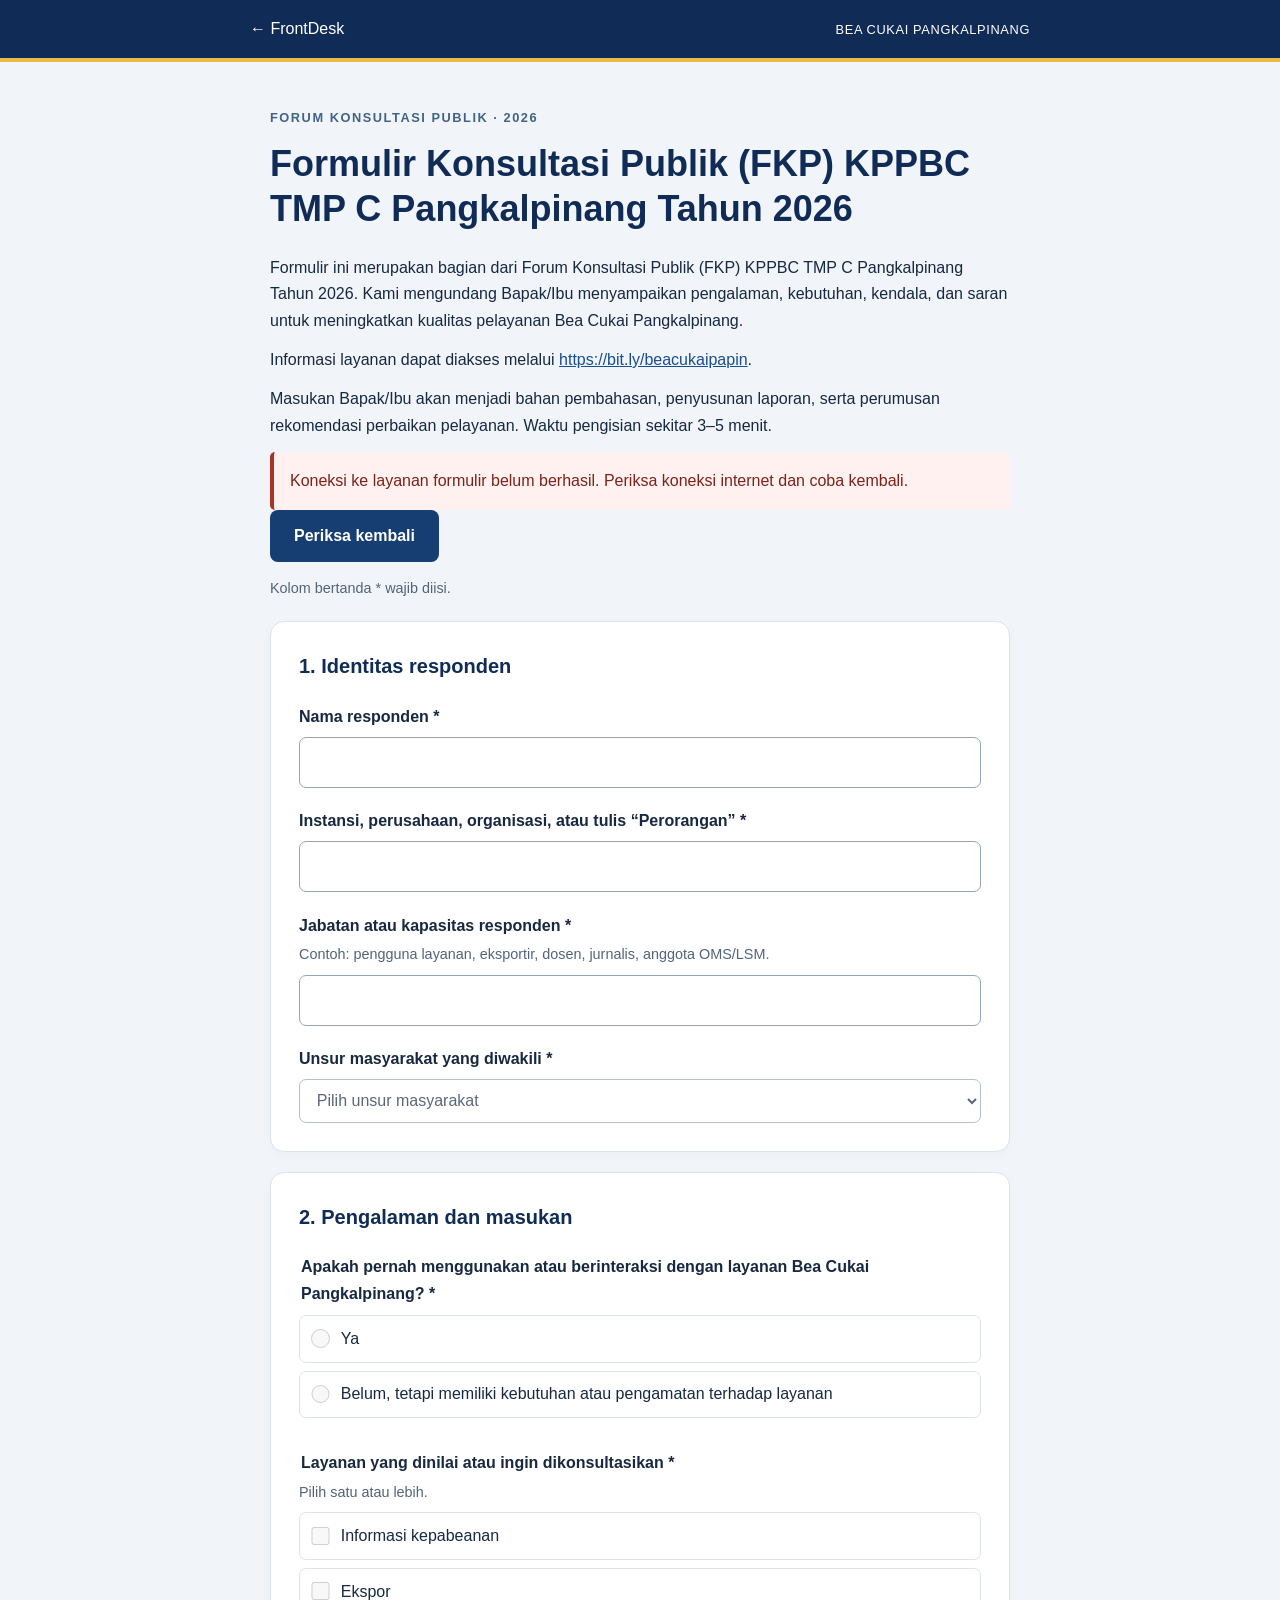
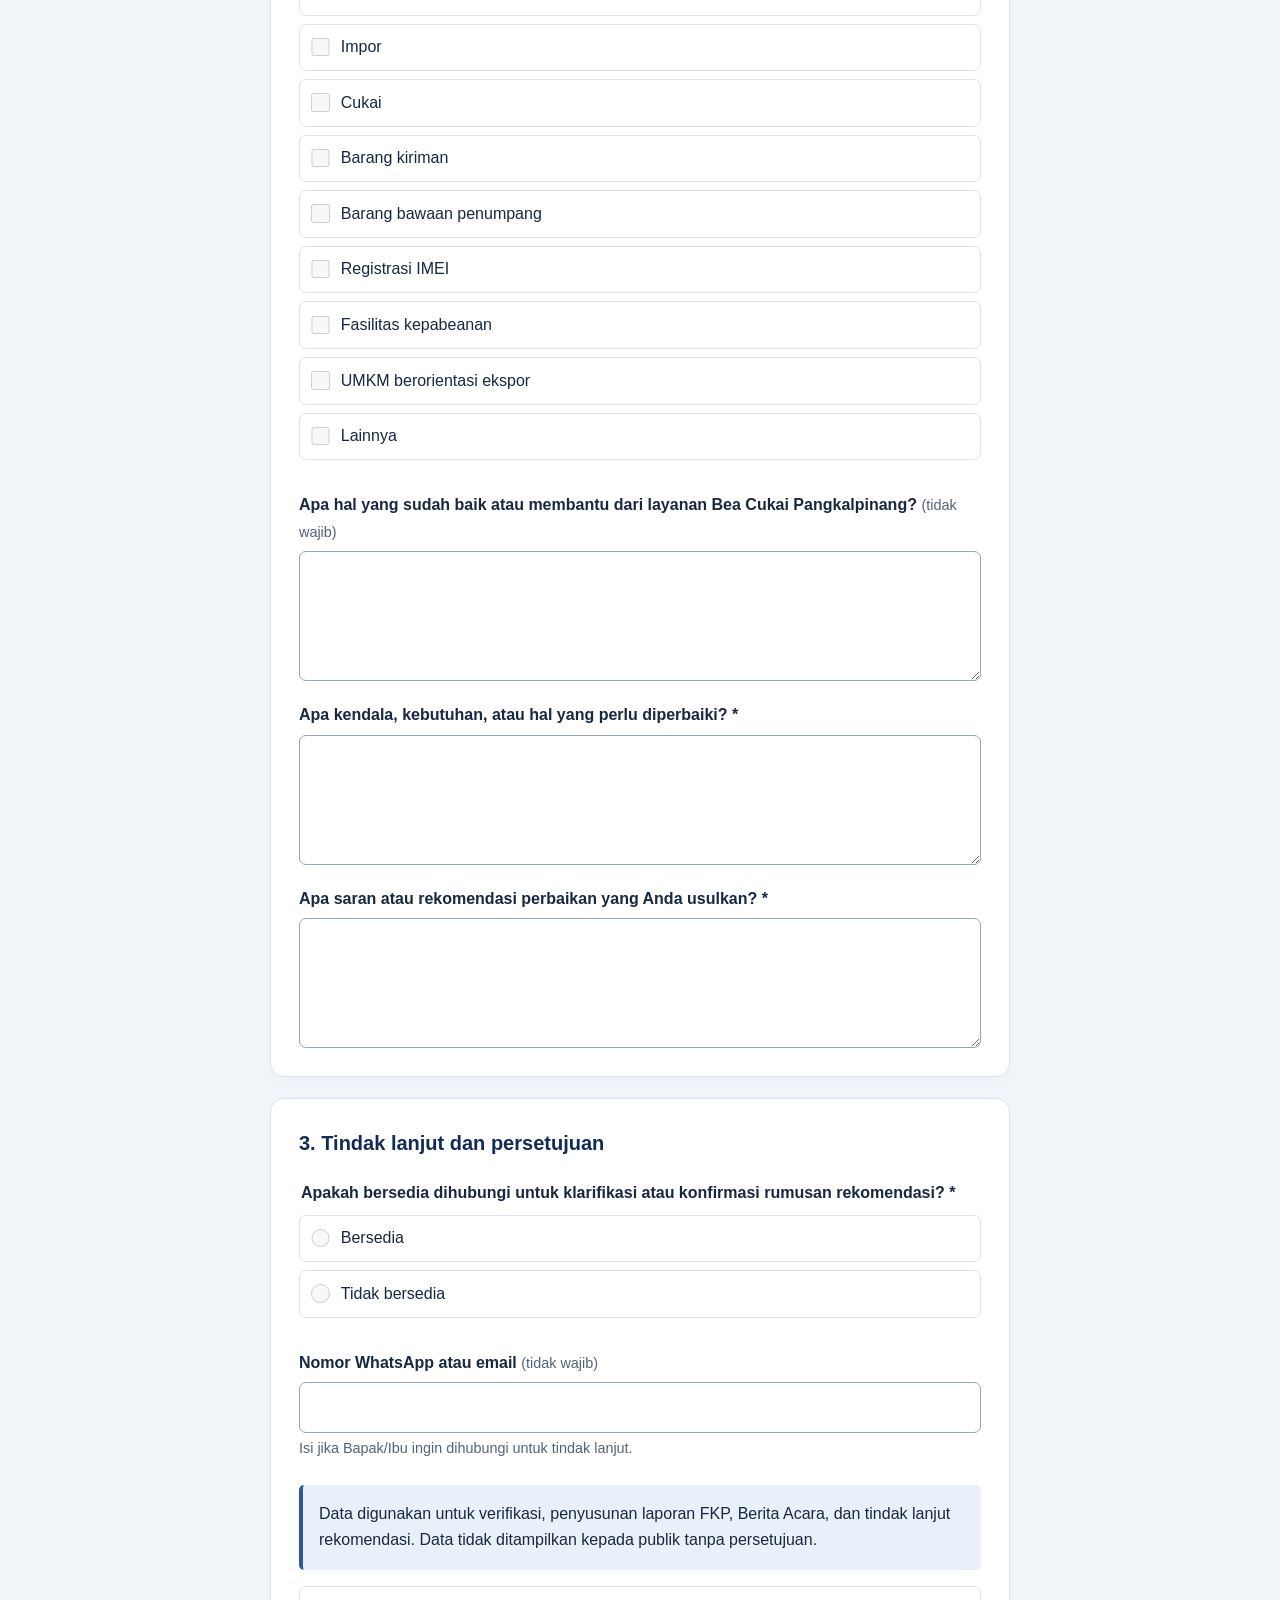
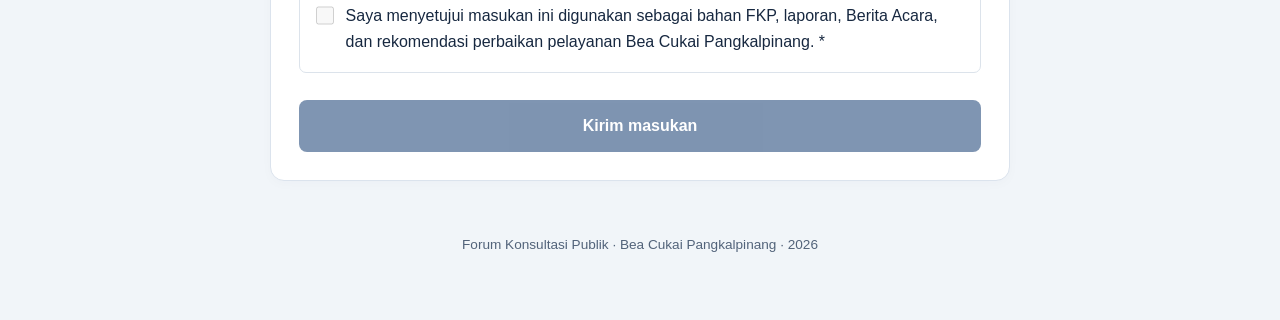
<file: fkp/index.html>
<!doctype html>
<html lang="id">
<head>
<meta charset="utf-8"><meta name="viewport" content="width=device-width, initial-scale=1">
<title>Formulir FKP 2026 — Bea Cukai Pangkalpinang</title>
<meta name="description" content="Sampaikan pengalaman, kebutuhan, kendala, dan saran pelayanan melalui Forum Konsultasi Publik Bea Cukai Pangkalpinang Tahun 2026.">
<meta name="referrer" content="strict-origin-when-cross-origin">
<link rel="stylesheet" href="style.css"><script src="form.js" defer></script>
</head>
<body>
<header><a href="../">← FrontDesk</a><span>BEA CUKAI PANGKALPINANG</span></header>
<main>
<section class="intro"><p class="eyebrow">FORUM KONSULTASI PUBLIK · 2026</p>
<h1>Formulir Konsultasi Publik (FKP) KPPBC TMP C Pangkalpinang Tahun 2026</h1>
<p>Formulir ini merupakan bagian dari Forum Konsultasi Publik (FKP) KPPBC TMP C Pangkalpinang Tahun 2026. Kami mengundang Bapak/Ibu menyampaikan pengalaman, kebutuhan, kendala, dan saran untuk meningkatkan kualitas pelayanan Bea Cukai Pangkalpinang.</p>
<p>Informasi layanan dapat diakses melalui <a href="https://bit.ly/beacukaipapin" target="_blank" rel="noopener noreferrer">https://bit.ly/beacukaipapin</a>.</p>
<p>Masukan Bapak/Ibu akan menjadi bahan pembahasan, penyusunan laporan, serta perumusan rekomendasi perbaikan pelayanan. Waktu pengisian sekitar 3–5 menit.</p>
</section>
<div id="status" class="notice" role="status" aria-live="polite">Memeriksa ketersediaan formulir…</div>
<button id="retry" type="button" hidden>Periksa kembali</button>
<form id="fkp-form">
<fieldset id="fields" disabled><legend class="sr-only">Formulir masukan FKP</legend>
<p class="required-note">Kolom bertanda * wajib diisi.</p>
<section class="card"><h2>1. Identitas responden</h2>
<label for="nama">Nama responden *</label><input id="nama" name="nama" autocomplete="name" maxlength="150" required>
<label for="instansi">Instansi, perusahaan, organisasi, atau tulis “Perorangan” *</label><input id="instansi" name="instansi" autocomplete="organization" maxlength="200" required>
<label for="kapasitas">Jabatan atau kapasitas responden *</label><p class="hint" id="kapasitas-hint">Contoh: pengguna layanan, eksportir, dosen, jurnalis, anggota OMS/LSM.</p><input id="kapasitas" name="kapasitas" aria-describedby="kapasitas-hint" maxlength="200" required>
<label for="unsur">Unsur masyarakat yang diwakili *</label><select id="unsur" name="unsur_masyarakat" required><option value="">Pilih unsur masyarakat</option><option>Stakeholder pelayanan publik</option><option>Organisasi masyarakat sipil/LSM</option><option>Pengguna layanan</option><option>Ahli/praktisi atau organisasi terkait</option><option>Media massa</option></select>
</section>
<section class="card"><h2>2. Pengalaman dan masukan</h2>
<fieldset class="question"><legend>Apakah pernah menggunakan atau berinteraksi dengan layanan Bea Cukai Pangkalpinang? *</legend>
<label class="choice"><input type="radio" name="pengalaman_layanan" value="Ya" required>Ya</label>
<label class="choice"><input type="radio" name="pengalaman_layanan" value="Belum, tetapi memiliki kebutuhan atau pengamatan terhadap layanan" required>Belum, tetapi memiliki kebutuhan atau pengamatan terhadap layanan</label></fieldset>
<fieldset class="question" id="layanan-group"><legend>Layanan yang dinilai atau ingin dikonsultasikan *</legend><p class="hint">Pilih satu atau lebih.</p><label class="choice"><input type="checkbox" name="jenis_layanan" value="Informasi kepabeanan">Informasi kepabeanan</label><label class="choice"><input type="checkbox" name="jenis_layanan" value="Ekspor">Ekspor</label><label class="choice"><input type="checkbox" name="jenis_layanan" value="Impor">Impor</label><label class="choice"><input type="checkbox" name="jenis_layanan" value="Cukai">Cukai</label><label class="choice"><input type="checkbox" name="jenis_layanan" value="Barang kiriman">Barang kiriman</label><label class="choice"><input type="checkbox" name="jenis_layanan" value="Barang bawaan penumpang">Barang bawaan penumpang</label><label class="choice"><input type="checkbox" name="jenis_layanan" value="Registrasi IMEI">Registrasi IMEI</label><label class="choice"><input type="checkbox" name="jenis_layanan" value="Fasilitas kepabeanan">Fasilitas kepabeanan</label><label class="choice"><input type="checkbox" name="jenis_layanan" value="UMKM berorientasi ekspor">UMKM berorientasi ekspor</label><label class="choice"><input type="checkbox" name="jenis_layanan" value="Lainnya">Lainnya</label></fieldset>
<label for="hal_positif">Apa hal yang sudah baik atau membantu dari layanan Bea Cukai Pangkalpinang? <span class="optional">(tidak wajib)</span></label><textarea id="hal_positif" name="hal_positif" maxlength="3000" rows="4"></textarea>
<label for="kendala">Apa kendala, kebutuhan, atau hal yang perlu diperbaiki? *</label><textarea id="kendala" name="kendala" maxlength="3000" rows="4" required></textarea>
<label for="rekomendasi">Apa saran atau rekomendasi perbaikan yang Anda usulkan? *</label><textarea id="rekomendasi" name="rekomendasi" maxlength="3000" rows="4" required></textarea>
</section>
<section class="card"><h2>3. Tindak lanjut dan persetujuan</h2>
<fieldset class="question"><legend>Apakah bersedia dihubungi untuk klarifikasi atau konfirmasi rumusan rekomendasi? *</legend>
<label class="choice"><input type="radio" name="kesediaan_dihubungi" value="Bersedia" required>Bersedia</label><label class="choice"><input type="radio" name="kesediaan_dihubungi" value="Tidak bersedia" required>Tidak bersedia</label></fieldset>
<label for="kontak">Nomor WhatsApp atau email <span class="optional">(tidak wajib)</span></label><input id="kontak" name="kontak" maxlength="200" aria-describedby="kontak-hint"><p id="kontak-hint" class="hint">Isi jika Bapak/Ibu ingin dihubungi untuk tindak lanjut.</p>
<p class="privacy">Data digunakan untuk verifikasi, penyusunan laporan FKP, Berita Acara, dan tindak lanjut rekomendasi. Data tidak ditampilkan kepada publik tanpa persetujuan.</p>
<label class="choice consent"><input type="checkbox" name="persetujuan" value="Setuju" required><span>Saya menyetujui masukan ini digunakan sebagai bahan FKP, laporan, Berita Acara, dan rekomendasi perbaikan pelayanan Bea Cukai Pangkalpinang. *</span></label>
<div class="trap" aria-hidden="true"><label for="website">Biarkan kosong</label><input id="website" name="website" tabindex="-1" autocomplete="off"></div>
<button type="submit" id="submit">Kirim masukan</button><p id="submit-status" role="status" aria-live="polite"></p>
</section></fieldset></form>
<section id="success" class="card success" hidden tabindex="-1"><p class="eyebrow">MASUKAN TERSIMPAN</p><h2>Terima kasih.</h2><p>Masukan Anda telah diterima dan akan menjadi bahan Forum Konsultasi Publik Bea Cukai Pangkalpinang.</p><p id="receipt"></p><a href="../">Kembali ke FrontDesk</a></section>
<noscript><p class="notice">Aktifkan JavaScript pada browser untuk mengisi formulir ini.</p></noscript>
<footer>Forum Konsultasi Publik · Bea Cukai Pangkalpinang · 2026</footer>
</main></body></html>
</file>
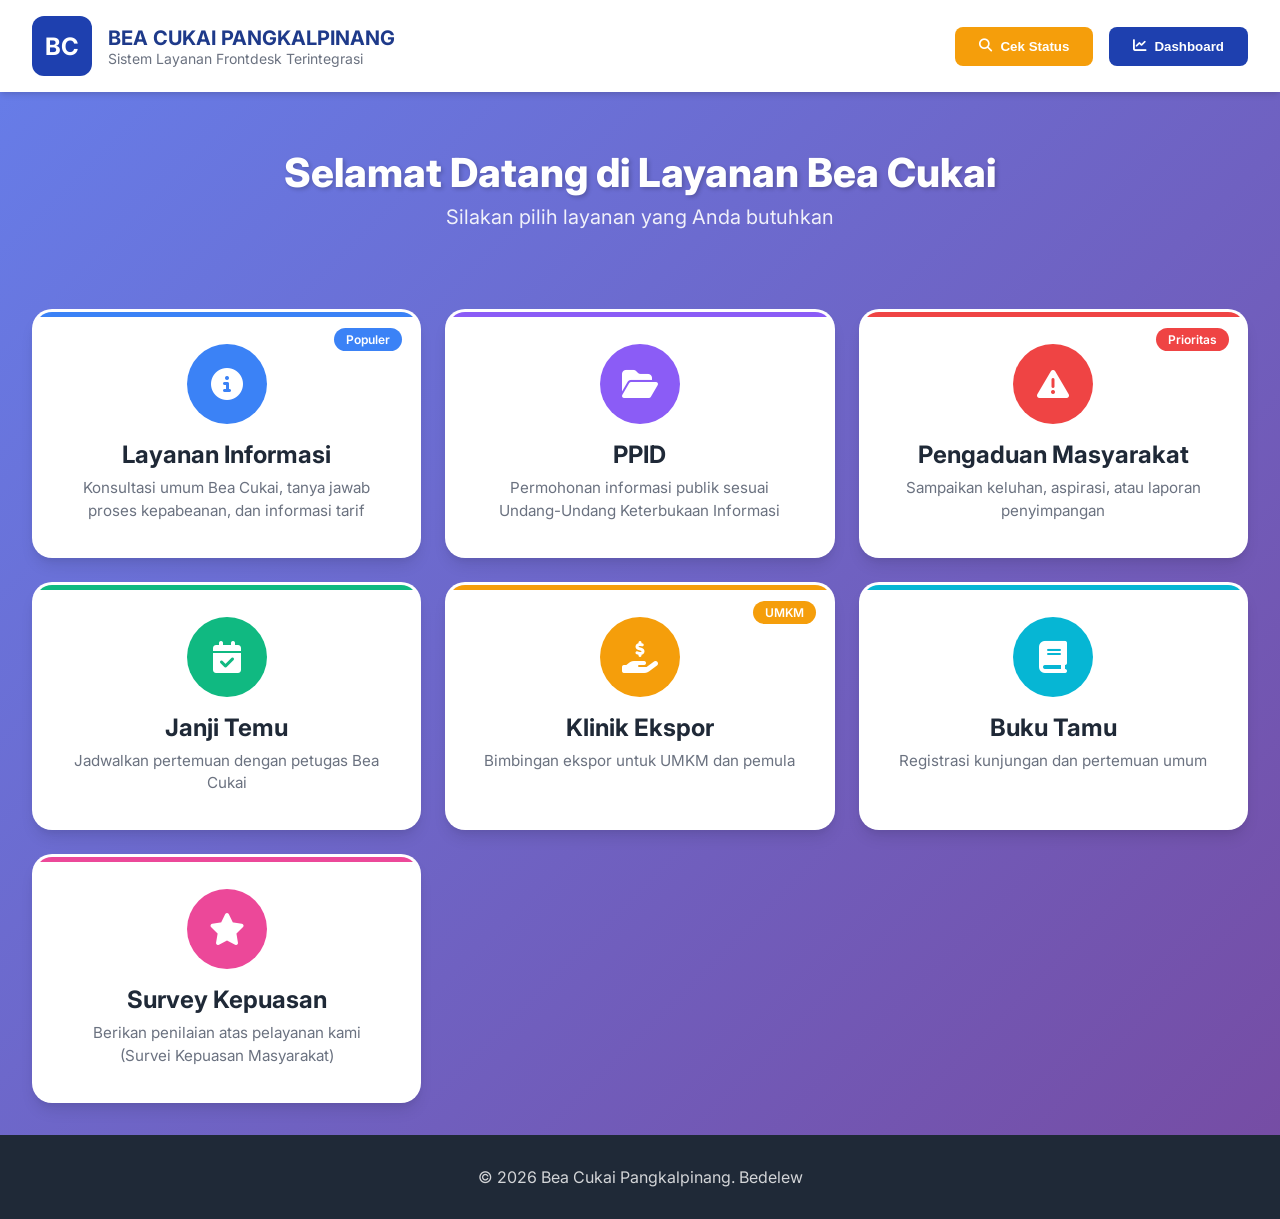
<file: dashboardv1.html>
<!DOCTYPE html>
<html lang="id">
<head>
    <meta charset="UTF-8">
    <meta name="viewport" content="width=device-width, initial-scale=1.0">
    <title>Frontdesk Bea Cukai Pangkalpinang</title>
    <link href="https://fonts.googleapis.com/css2?family=Inter:wght@300;400;500;600;700;800&display=swap" rel="stylesheet">
    <link rel="stylesheet" href="https://cdnjs.cloudflare.com/ajax/libs/font-awesome/6.4.0/css/all.min.css">
    <style>
        :root {
            --primary: #1e40af; --primary-dark: #1e3a8a; --secondary: #f59e0b;
            --success: #10b981; --warning: #f59e0b; --danger: #ef4444;
            --info: #3b82f6; --light: #f3f4f6; --dark: #1f2937;
            --white: #ffffff; --gray: #6b7280; --border: #e5e7eb;
            --shadow: 0 4px 6px -1px rgba(0,0,0,0.1), 0 2px 4px -1px rgba(0,0,0,0.06);
            --shadow-lg: 0 10px 15px -3px rgba(0,0,0,0.1), 0 4px 6px -2px rgba(0,0,0,0.05);
        }
        * { margin: 0; padding: 0; box-sizing: border-box; }
        body { font-family: 'Inter', sans-serif; background: linear-gradient(135deg, #667eea 0%, #764ba2 100%); min-height: 100vh; overflow-x: hidden; }
        .header { background: var(--white); padding: 1rem 2rem; box-shadow: var(--shadow); position: fixed; width: 100%; top: 0; z-index: 1000; display: flex; justify-content: space-between; align-items: center; }
        .logo-section { display: flex; align-items: center; gap: 1rem; }
        .logo { width: 60px; height: 60px; background: var(--primary); border-radius: 12px; display: flex; align-items: center; justify-content: center; color: white; font-size: 1.5rem; font-weight: 700; }
        .brand-text h1 { font-size: 1.25rem; color: var(--primary-dark); font-weight: 700; margin: 0; }
        .brand-text p { font-size: 0.875rem; color: var(--gray); margin: 0; }
        .header-actions { display: flex; gap: 1rem; }
        .btn-header { padding: 0.75rem 1.5rem; border: none; border-radius: 8px; cursor: pointer; font-weight: 600; transition: all 0.3s; display: flex; align-items: center; gap: 0.5rem; }
        .btn-dashboard { background: var(--primary); color: white; }
        .btn-dashboard:hover { background: var(--primary-dark); transform: translateY(-2px); }
        .btn-status { background: var(--secondary); color: white; }
        .main-container { padding-top: 100px; min-height: 100vh; display: flex; flex-direction: column; }
        .hero { text-align: center; padding: 3rem 2rem; color: white; }
        .hero h2 { font-size: 2.5rem; font-weight: 800; margin-bottom: 0.5rem; text-shadow: 2px 2px 4px rgba(0,0,0,0.2); }
        .hero p { font-size: 1.25rem; opacity: 0.9; }
        .services-section { padding: 2rem; max-width: 1400px; margin: 0 auto; width: 100%; }
        .services-grid { display: grid; grid-template-columns: repeat(auto-fit, minmax(300px, 1fr)); gap: 1.5rem; }
        .service-card { background: var(--white); border-radius: 20px; padding: 2rem; text-align: center; cursor: pointer; transition: all 0.3s ease; box-shadow: var(--shadow-lg); border: 3px solid transparent; position: relative; overflow: hidden; }
        .service-card::before { content: ''; position: absolute; top: 0; left: 0; width: 100%; height: 5px; background: var(--service-color); }
        .service-card:hover { transform: translateY(-10px); border-color: var(--service-color); box-shadow: 0 20px 25px -5px rgba(0,0,0,0.1), 0 10px 10px -5px rgba(0,0,0,0.04); }
        .service-icon { width: 80px; height: 80px; border-radius: 50%; display: flex; align-items: center; justify-content: center; margin: 0 auto 1rem; font-size: 2rem; color: white; background: var(--service-color); }
        .service-card h3 { font-size: 1.5rem; color: var(--dark); margin-bottom: 0.5rem; font-weight: 700; }
        .service-card p { color: var(--gray); font-size: 0.95rem; line-height: 1.5; }
        .service-badge { position: absolute; top: 1rem; right: 1rem; background: var(--service-color); color: white; padding: 0.25rem 0.75rem; border-radius: 20px; font-size: 0.75rem; font-weight: 600; }
        .service-informasi { --service-color: #3b82f6; } .service-ppid { --service-color: #8b5cf6; }
        .service-pengaduan { --service-color: #ef4444; } .service-janji { --service-color: #10b981; }
        .service-klinik { --service-color: #f59e0b; } .service-buku { --service-color: #06b6d4; }
        .service-skm { --service-color: #ec4899; }
        .modal-overlay { display: none; position: fixed; top: 0; left: 0; width: 100%; height: 100%; background: rgba(0,0,0,0.7); z-index: 2000; justify-content: center; align-items: center; padding: 2rem; overflow-y: auto; }
        .modal-overlay.active { display: flex; }
        .modal { background: white; border-radius: 20px; width: 100%; max-width: 800px; max-height: 90vh; overflow-y: auto; position: relative; animation: modalSlide 0.3s ease; }
        @keyframes modalSlide { from { opacity: 0; transform: translateY(-50px); } to { opacity: 1; transform: translateY(0); } }
        .modal-header { padding: 2rem; border-bottom: 1px solid var(--border); display: flex; justify-content: space-between; align-items: center; background: linear-gradient(135deg, var(--modal-color) 0%, var(--modal-color-dark) 100%); color: white; border-radius: 20px 20px 0 0; }
        .modal-title { display: flex; align-items: center; gap: 1rem; }
        .modal-title i { font-size: 2rem; } .modal-title h2 { font-size: 1.5rem; margin: 0; }
        .modal-close { background: rgba(255,255,255,0.2); border: none; width: 40px; height: 40px; border-radius: 50%; color: white; cursor: pointer; font-size: 1.25rem; transition: all 0.3s; }
        .modal-close:hover { background: rgba(255,255,255,0.3); transform: rotate(90deg); }
        .modal-body { padding: 2rem; }
        .form-group { margin-bottom: 1.5rem; }
        .form-row { display: grid; grid-template-columns: 1fr 1fr; gap: 1rem; }
        .form-label { display: block; margin-bottom: 0.5rem; font-weight: 600; color: var(--dark); font-size: 0.9rem; }
        .form-label .required { color: var(--danger); }
        .form-input, .form-select, .form-textarea { width: 100%; padding: 0.875rem 1rem; border: 2px solid var(--border); border-radius: 10px; font-family: 'Inter', sans-serif; font-size: 1rem; transition: all 0.3s; background: white; }
        .form-input:focus, .form-select:focus, .form-textarea:focus { outline: none; border-color: var(--modal-color); box-shadow: 0 0 0 3px rgba(59,130,246,0.1); }
        .form-textarea { resize: vertical; min-height: 120px; }
        .input-group { position: relative; }
        .input-icon { position: absolute; left: 1rem; top: 50%; transform: translateY(-50%); color: var(--gray); }
        .input-icon + .form-input { padding-left: 3rem; }
        .history-indicator { position: absolute; right: 1rem; top: 50%; transform: translateY(-50%); background: var(--success); color: white; padding: 0.25rem 0.5rem; border-radius: 4px; font-size: 0.75rem; display: none; }
        .history-indicator.active { display: block; }
        .file-upload { border: 2px dashed var(--border); border-radius: 10px; padding: 2rem; text-align: center; cursor: pointer; transition: all 0.3s; }
        .file-upload:hover { border-color: var(--modal-color); background: rgba(59,130,246,0.05); }
        .file-upload i { font-size: 2rem; color: var(--gray); margin-bottom: 0.5rem; }
        .file-upload p { color: var(--gray); margin: 0; }
        .btn-submit { width: 100%; padding: 1rem; background: linear-gradient(135deg, var(--modal-color) 0%, var(--modal-color-dark) 100%); color: white; border: none; border-radius: 10px; font-size: 1.1rem; font-weight: 700; cursor: pointer; transition: all 0.3s; display: flex; align-items: center; justify-content: center; gap: 0.5rem; }
        .btn-submit:hover { transform: translateY(-2px); box-shadow: 0 10px 20px rgba(0,0,0,0.2); }
        .btn-submit:disabled { opacity: 0.6; cursor: not-allowed; transform: none; }
        .spinner { width: 20px; height: 20px; border: 3px solid rgba(255,255,255,0.3); border-radius: 50%; border-top-color: white; animation: spin 1s ease-in-out infinite; }
        @keyframes spin { to { transform: rotate(360deg); } }
        .success-icon { width: 100px; height: 100px; background: var(--success); border-radius: 50%; display: flex; align-items: center; justify-content: center; margin: 0 auto 1.5rem; font-size: 3rem; color: white; animation: scaleIn 0.5s ease; }
        @keyframes scaleIn { 0% { transform: scale(0); } 50% { transform: scale(1.2); } 100% { transform: scale(1); } }
        .ticket-number { background: var(--light); padding: 1rem 2rem; border-radius: 10px; font-size: 1.5rem; font-weight: 800; color: var(--dark); margin: 1rem 0; font-family: monospace; letter-spacing: 2px; }
        .qr-code { width: 150px; height: 150px; background: var(--light); margin: 1rem auto; border-radius: 10px; display: flex; align-items: center; justify-content: center; font-size: 0.8rem; color: var(--gray); }
        .status-section { background: var(--white); margin: 2rem; border-radius: 20px; padding: 2rem; box-shadow: var(--shadow-lg); }
        .status-header { text-align: center; margin-bottom: 2rem; }
        .status-header h3 { font-size: 1.5rem; color: var(--dark); }
        .status-search { max-width: 600px; margin: 0 auto; display: flex; gap: 1rem; }
        .status-result { margin-top: 2rem; padding: 1.5rem; border-radius: 10px; display: none; }
        .status-result.active { display: block; }
        .footer { background: var(--dark); color: white; padding: 2rem; text-align: center; margin-top: auto; }
        .footer p { margin: 0; opacity: 0.8; }
        @media (max-width: 768px) { .hero h2 { font-size: 1.75rem; } .services-grid { grid-template-columns: 1fr; } .form-row { grid-template-columns: 1fr; } .header { padding: 1rem; } .brand-text h1 { font-size: 1rem; } }
        .toast { position: fixed; bottom: 2rem; right: 2rem; background: var(--dark); color: white; padding: 1rem 1.5rem; border-radius: 10px; box-shadow: var(--shadow-lg); display: none; align-items: center; gap: 0.75rem; z-index: 3000; animation: slideIn 0.3s ease; }
        .toast.active { display: flex; }
        @keyframes slideIn { from { transform: translateX(100%); opacity: 0; } to { transform: translateX(0); opacity: 1; } }
        .toast.success { background: var(--success); } .toast.error { background: var(--danger); } .toast.warning { background: var(--warning); }
        .ticket-display { position: fixed; top: 50%; left: 50%; transform: translate(-50%, -50%); background: white; padding: 3rem; border-radius: 20px; box-shadow: 0 25px 50px -12px rgba(0,0,0,0.25); z-index: 2500; text-align: center; display: none; min-width: 400px; }
        .ticket-display.active { display: block; animation: ticketPop 0.5s ease; }
        @keyframes ticketPop { 0% { transform: translate(-50%, -50%) scale(0.5); opacity: 0; } 100% { transform: translate(-50%, -50%) scale(1); opacity: 1; } }
        .ticket-number-big { font-size: 4rem; font-weight: 800; color: var(--primary); margin: 1rem 0; font-family: monospace; }
        .overlay-dark { display: none; position: fixed; top: 0; left: 0; width: 100%; height: 100%; background: rgba(0,0,0,0.8); z-index: 2400; }
        .overlay-dark.active { display: block; }
    </style>
</head>
<body>
    <header class="header">
        <div class="logo-section">
            <div class="logo">BC</div>
            <div class="brand-text">
                <h1>BEA CUKAI PANGKALPINANG</h1>
                <p>Sistem Layanan Frontdesk Terintegrasi</p>
            </div>
        </div>
        <div class="header-actions">
            <button class="btn-header btn-status" onclick="openStatusCheck()"><i class="fas fa-search"></i> Cek Status</button>
            <button class="btn-header btn-dashboard" onclick="openDashboard()"><i class="fas fa-chart-line"></i> Dashboard</button>
        </div>
    </header>

    <div class="main-container">
        <section class="hero">
            <h2>Selamat Datang di Layanan Bea Cukai</h2>
            <p>Silakan pilih layanan yang Anda butuhkan</p>
        </section>

        <section class="services-section">
            <div class="services-grid">
                <div class="service-card service-informasi" onclick="openModal('informasi')">
                    <span class="service-badge">Populer</span>
                    <div class="service-icon"><i class="fas fa-info-circle"></i></div>
                    <h3>Layanan Informasi</h3>
                    <p>Konsultasi umum Bea Cukai, tanya jawab proses kepabeanan, dan informasi tarif</p>
                </div>
                <div class="service-card service-ppid" onclick="openModal('ppid')">
                    <div class="service-icon"><i class="fas fa-folder-open"></i></div>
                    <h3>PPID</h3>
                    <p>Permohonan informasi publik sesuai Undang-Undang Keterbukaan Informasi</p>
                </div>
                <div class="service-card service-pengaduan" onclick="openModal('pengaduan')">
                    <span class="service-badge">Prioritas</span>
                    <div class="service-icon"><i class="fas fa-exclamation-triangle"></i></div>
                    <h3>Pengaduan Masyarakat</h3>
                    <p>Sampaikan keluhan, aspirasi, atau laporan penyimpangan</p>
                </div>
                <div class="service-card service-janji" onclick="openModal('janji')">
                    <div class="service-icon"><i class="fas fa-calendar-check"></i></div>
                    <h3>Janji Temu</h3>
                    <p>Jadwalkan pertemuan dengan petugas Bea Cukai</p>
                </div>
                <div class="service-card service-klinik" onclick="openModal('klinik')">
                    <span class="service-badge">UMKM</span>
                    <div class="service-icon"><i class="fas fa-hand-holding-usd"></i></div>
                    <h3>Klinik Ekspor</h3>
                    <p>Bimbingan ekspor untuk UMKM dan pemula</p>
                </div>
                <div class="service-card service-buku" onclick="openModal('buku')">
                    <div class="service-icon"><i class="fas fa-book"></i></div>
                    <h3>Buku Tamu</h3>
                    <p>Registrasi kunjungan dan pertemuan umum</p>
                </div>
                <div class="service-card service-skm" onclick="openSKM()">
                    <div class="service-icon"><i class="fas fa-star"></i></div>
                    <h3>Survey Kepuasan</h3>
                    <p>Berikan penilaian atas pelayanan kami (Survei Kepuasan Masyarakat)</p>
                </div>
            </div>
        </section>

        <section class="status-section" id="statusSection" style="display: none;">
            <div class="status-header">
                <h3><i class="fas fa-search"></i> Cek Status Layanan</h3>
                <p>Masukkan nomor tiket atau nomor HP Anda</p>
            </div>
            <div class="status-search">
                <input type="text" class="form-input" id="statusInput" placeholder="Contoh: BC-20260419-001 atau 08123456789">
                <button class="btn-header btn-dashboard" onclick="checkStatus()"><i class="fas fa-search"></i> Cek</button>
            </div>
            <div id="statusResult" class="status-result"></div>
        </section>

        <footer class="footer">
            <p>&copy; 2026 Bea Cukai Pangkalpinang. Bedelew </p>
        </footer>
    </div>

    <!-- Modal Informasi -->
    <div class="modal-overlay" id="modal-informasi">
        <div class="modal">
            <div class="modal-header" style="--modal-color: #3b82f6; --modal-color-dark: #1d4ed8;">
                <div class="modal-title">
                    <i class="fas fa-info-circle"></i>
                    <div>
                        <h2>Form Layanan Informasi</h2>
                        <small style="opacity: 0.9;">Konsultasi Umum Bea Cukai</small>
                    </div>
                </div>
                <button class="modal-close" onclick="closeModal('informasi')"><i class="fas fa-times"></i></button>
            </div>
            <div class="modal-body">
                <form id="form-informasi" onsubmit="submitForm(event, 'informasi')">
                    <div class="form-row">
                        <div class="form-group">
                            <label class="form-label">Nomor HP <span class="required">*</span></label>
                            <div class="input-group">
                                <i class="fas fa-phone input-icon"></i>
                                <input type="tel" class="form-input" name="hp" id="hp-informasi" required placeholder="08xxxxxxxxxx" onblur="checkHistory(this.value, 'informasi')">
                                <span class="history-indicator" id="history-informasi"><i class="fas fa-history"></i> Data ditemukan</span>
                            </div>
                        </div>
                        <div class="form-group">
                            <label class="form-label">Nama Lengkap <span class="required">*</span></label>
                            <div class="input-group">
                                <i class="fas fa-user input-icon"></i>
                                <input type="text" class="form-input" name="nama" id="nama-informasi" required placeholder="Nama lengkap Anda">
                            </div>
                        </div>
                    </div>
                    <div class="form-row">
                        <div class="form-group">
                            <label class="form-label">Email</label>
                            <div class="input-group">
                                <i class="fas fa-envelope input-icon"></i>
                                <input type="email" class="form-input" name="email" id="email-informasi" placeholder="email@domain.com">
                            </div>
                        </div>
                        <div class="form-group">
                            <label class="form-label">Instansi/Perusahaan</label>
                            <div class="input-group">
                                <i class="fas fa-building input-icon"></i>
                                <input type="text" class="form-input" name="instansi" id="instansi-informasi" placeholder="Nama instansi">
                            </div>
                        </div>
                    </div>
                    <div class="form-group">
                        <label class="form-label">Alamat</label>
                        <textarea class="form-textarea" name="alamat" id="alamat-informasi" placeholder="Alamat lengkap"></textarea>
                    </div>
                    <div class="form-group">
                        <label class="form-label">Rincian Informasi yang Dibutuhkan <span class="required">*</span></label>
                        <textarea class="form-textarea" name="detail" required placeholder="Jelaskan detail informasi yang Anda butuhkan..."></textarea>
                    </div>
                    <div class="form-row">
                        <div class="form-group">
                            <label class="form-label">Cara Memperoleh Informasi</label>
                            <select class="form-select" name="cara_peroleh">
                                <option value="Langsung">Langsung di Kantor</option>
                                <option value="Email">Email</option>
                                <option value="Telepon">Telepon</option>
                                <option value="WhatsApp">WhatsApp</option>
                            </select>
                        </div>
                        <div class="form-group">
                            <label class="form-label">Cara Pengiriman</label>
                            <select class="form-select" name="cara_kirim">
                                <option value="Ambil Langsung">Ambil Langsung</option>
                                <option value="Email">Email</option>
                                <option value="Pos">Pos</option>
                                <option value="Faksimile">Faksimile</option>
                            </select>
                        </div>
                    </div>
                    <div class="form-group">
                        <label class="form-label">Upload Dokumen Pendukung (Opsional)</label>
                        <div class="file-upload" onclick="document.getElementById('file-informasi').click()">
                            <i class="fas fa-cloud-upload-alt"></i>
                            <p>Klik atau drag file ke sini</p>
                            <small style="color: var(--gray);">Maksimal 5MB (PDF, JPG, PNG)</small>
                            <input type="file" id="file-informasi" name="lampiran" style="display: none;" accept=".pdf,.jpg,.jpeg,.png">
                        </div>
                    </div>
                    <button type="submit" class="btn-submit" id="btn-informasi">
                        <i class="fas fa-paper-plane"></i> Kirim Permohonan
                    </button>
                </form>
            </div>
        </div>
    </div>

    <!-- Modal PPID -->
    <div class="modal-overlay" id="modal-ppid">
        <div class="modal">
            <div class="modal-header" style="--modal-color: #8b5cf6; --modal-color-dark: #7c3aed;">
                <div class="modal-title">
                    <i class="fas fa-folder-open"></i>
                    <div>
                        <h2>Form PPID</h2>
                        <small style="opacity: 0.9;">Permohonan Informasi Publik</small>
                    </div>
                </div>
                <button class="modal-close" onclick="closeModal('ppid')"><i class="fas fa-times"></i></button>
            </div>
            <div class="modal-body">
                <form id="form-ppid" onsubmit="submitForm(event, 'ppid')">
                    <div class="form-row">
                        <div class="form-group">
                            <label class="form-label">Nomor HP <span class="required">*</span></label>
                            <div class="input-group">
                                <i class="fas fa-phone input-icon"></i>
                                <input type="tel" class="form-input" name="hp" id="hp-ppid" required placeholder="08xxxxxxxxxx" onblur="checkHistory(this.value, 'ppid')">
                                <span class="history-indicator" id="history-ppid"><i class="fas fa-history"></i> Data ditemukan</span>
                            </div>
                        </div>
                        <div class="form-group">
                            <label class="form-label">Nama Lengkap <span class="required">*</span></label>
                            <div class="input-group">
                                <i class="fas fa-user input-icon"></i>
                                <input type="text" class="form-input" name="nama" id="nama-ppid" required placeholder="Nama lengkap">
                            </div>
                        </div>
                    </div>
                    <div class="form-row">
                        <div class="form-group">
                            <label class="form-label">NIK <span class="required">*</span></label>
                            <input type="text" class="form-input" name="nik" required placeholder="16 digit NIK" maxlength="16">
                        </div>
                        <div class="form-group">
                            <label class="form-label">NPWP</label>
                            <input type="text" class="form-input" name="npwp" placeholder="NPWP (jika ada)">
                        </div>
                    </div>
                    <div class="form-row">
                        <div class="form-group">
                            <label class="form-label">Email <span class="required">*</span></label>
                            <input type="email" class="form-input" name="email" id="email-ppid" required placeholder="email@domain.com">
                        </div>
                        <div class="form-group">
                            <label class="form-label">Pekerjaan</label>
                            <input type="text" class="form-input" name="pekerjaan" id="pekerjaan-ppid" placeholder="Pekerjaan">
                        </div>
                    </div>
                    <div class="form-group">
                        <label class="form-label">Alamat Lengkap <span class="required">*</span></label>
                        <textarea class="form-textarea" name="alamat" id="alamat-ppid" required placeholder="Alamat lengkap sesuai KTP"></textarea>
                    </div>
                    <div class="form-group">
                        <label class="form-label">Rincian Informasi yang Diminta <span class="required">*</span></label>
                        <textarea class="form-textarea" name="detail" required placeholder="Jelaskan dengan jelas informasi apa yang Anda butuhkan..."></textarea>
                    </div>
                    <div class="form-group">
                        <label class="form-label">Tujuan Penggunaan Informasi <span class="required">*</span></label>
                        <textarea class="form-textarea" name="tujuan" required placeholder="Jelaskan tujuan Anda membutuhkan informasi tersebut..."></textarea>
                    </div>
                    <div class="form-group">
                        <label class="form-label">Upload Identitas (KTP/SIM/Passport) <span class="required">*</span></label>
                        <div class="file-upload" onclick="document.getElementById('file-ppid').click()">
                            <i class="fas fa-cloud-upload-alt"></i>
                            <p>Upload KTP/SIM/Passport</p>
                            <small style="color: var(--gray);">Format: PDF/JPG/PNG, Max 5MB</small>
                            <input type="file" id="file-ppid" name="lampiran" style="display: none;" accept=".pdf,.jpg,.jpeg,.png" required>
                        </div>
                    </div>
                    <button type="submit" class="btn-submit" id="btn-ppid" style="--modal-color: #8b5cf6; --modal-color-dark: #7c3aed;">
                        <i class="fas fa-paper-plane"></i> Ajukan Permohonan
                    </button>
                </form>
            </div>
        </div>
    </div>

    <!-- Modal Pengaduan -->
    <div class="modal-overlay" id="modal-pengaduan">
        <div class="modal">
            <div class="modal-header" style="--modal-color: #ef4444; --modal-color-dark: #dc2626;">
                <div class="modal-title">
                    <i class="fas fa-exclamation-triangle"></i>
                    <div>
                        <h2>Form Pengaduan</h2>
                        <small style="opacity: 0.9;">Layanan Pengaduan Masyarakat</small>
                    </div>
                </div>
                <button class="modal-close" onclick="closeModal('pengaduan')"><i class="fas fa-times"></i></button>
            </div>
            <div class="modal-body">
                <form id="form-pengaduan" onsubmit="submitForm(event, 'pengaduan')">
                    <div class="form-row">
                        <div class="form-group">
                            <label class="form-label">Nomor HP <span class="required">*</span></label>
                            <div class="input-group">
                                <i class="fas fa-phone input-icon"></i>
                                <input type="tel" class="form-input" name="hp" id="hp-pengaduan" required placeholder="08xxxxxxxxxx" onblur="checkHistory(this.value, 'pengaduan')">
                                <span class="history-indicator" id="history-pengaduan"><i class="fas fa-history"></i> Data ditemukan</span>
                            </div>
                        </div>
                        <div class="form-group">
                            <label class="form-label">Nama Lengkap <span class="required">*</span></label>
                            <div class="input-group">
                                <i class="fas fa-user input-icon"></i>
                                <input type="text" class="form-input" name="nama" id="nama-pengaduan" required placeholder="Nama lengkap">
                            </div>
                        </div>
                    </div>
                    <div class="form-row">
                        <div class="form-group">
                            <label class="form-label">Email</label>
                            <input type="email" class="form-input" name="email" id="email-pengaduan" placeholder="email@domain.com">
                        </div>
                        <div class="form-group">
                            <label class="form-label">Pekerjaan</label>
                            <input type="text" class="form-input" name="pekerjaan" id="pekerjaan-pengaduan" placeholder="Pekerjaan">
                        </div>
                    </div>
                    <div class="form-group">
                        <label class="form-label">Alamat Lengkap</label>
                        <textarea class="form-textarea" name="alamat" id="alamat-pengaduan" placeholder="Alamat lengkap"></textarea>
                    </div>
                    <div class="form-row">
                        <div class="form-group">
                            <label class="form-label">Kategori Pengaduan <span class="required">*</span></label>
                            <select class="form-select" name="kategori" required>
                                <option value="">Pilih Kategori</option>
                                <option value="Pelayanan">Pelayanan</option>
                                <option value="Kepabeanan">Kepabeanan</option>
                                <option value="Cukai">Cukai</option>
                                <option value="Penindakan">Penindakan</option>
                                <option value="Korupsi/Fraud">Korupsi/Fraud</option>
                                <option value="Gratifikasi">Gratifikasi</option>
                                <option value="Lainnya">Lainnya</option>
                            </select>
                        </div>
                        <div class="form-group">
                            <label class="form-label">Cara Penyampaian</label>
                            <select class="form-select" name="cara_penyampaian">
                                <option value="Langsung">Langsung</option>
                                <option value="Telepon">Telepon</option>
                                <option value="Email">Email</option>
                                <option value="WhatsApp">WhatsApp</option>
                            </select>
                        </div>
                    </div>
                    <div class="form-group">
                        <label class="form-label">Judul Pengaduan <span class="required">*</span></label>
                        <input type="text" class="form-input" name="judul" required placeholder="Judul singkat pengaduan">
                    </div>
                    <div class="form-group">
                        <label class="form-label">Lokasi Kejadian</label>
                        <input type="text" class="form-input" name="lokasi" placeholder="Tempat/lokasi kejadian (jika ada)">
                    </div>
                    <div class="form-group">
                        <label class="form-label">Tanggal Kejadian</label>
                        <input type="date" class="form-input" name="tanggal_kejadian">
                    </div>
                    <div class="form-group">
                        <label class="form-label">Uraian Lengkap (5W1H) <span class="required">*</span></label>
                        <textarea class="form-textarea" name="uraian" required placeholder="Jelaskan: What (Apa), Who (Siapa), When (Kapan), Where (Dimana), Why (Mengapa), How (Bagaimana)..."></textarea>
                    </div>
                    <div class="form-group">
                        <label class="form-label">Upload Bukti/Dokumen (Opsional)</label>
                        <div class="file-upload" onclick="document.getElementById('file-pengaduan').click()">
                            <i class="fas fa-cloud-upload-alt"></i>
                            <p>Upload bukti pendukung</p>
                            <small style="color: var(--gray);">Foto, dokumen, atau bukti lainnya</small>
                            <input type="file" id="file-pengaduan" name="lampiran" style="display: none;" accept=".pdf,.jpg,.jpeg,.png">
                        </div>
                    </div>
                    <button type="submit" class="btn-submit" id="btn-pengaduan" style="--modal-color: #ef4444; --modal-color-dark: #dc2626;">
                        <i class="fas fa-paper-plane"></i> Kirim Pengaduan
                    </button>
                </form>
            </div>
        </div>
    </div>

    <!-- Modal Janji Temu -->
    <div class="modal-overlay" id="modal-janji">
        <div class="modal">
            <div class="modal-header" style="--modal-color: #10b981; --modal-color-dark: #059669;">
                <div class="modal-title">
                    <i class="fas fa-calendar-check"></i>
                    <div>
                        <h2>Form Janji Temu</h2>
                        <small style="opacity: 0.9;">Jadwalkan Pertemuan</small>
                    </div>
                </div>
                <button class="modal-close" onclick="closeModal('janji')"><i class="fas fa-times"></i></button>
            </div>
            <div class="modal-body">
                <form id="form-janji" onsubmit="submitForm(event, 'janji')">
                    <div class="form-row">
                        <div class="form-group">
                            <label class="form-label">Nomor HP <span class="required">*</span></label>
                            <div class="input-group">
                                <i class="fas fa-phone input-icon"></i>
                                <input type="tel" class="form-input" name="hp" id="hp-janji" required placeholder="08xxxxxxxxxx" onblur="checkHistory(this.value, 'janji')">
                                <span class="history-indicator" id="history-janji"><i class="fas fa-history"></i> Data ditemukan</span>
                            </div>
                        </div>
                        <div class="form-group">
                            <label class="form-label">Nama Lengkap <span class="required">*</span></label>
                            <div class="input-group">
                                <i class="fas fa-user input-icon"></i>
                                <input type="text" class="form-input" name="nama" id="nama-janji" required placeholder="Nama lengkap">
                            </div>
                        </div>
                    </div>
                    <div class="form-row">
                        <div class="form-group">
                            <label class="form-label">Instansi/Perusahaan <span class="required">*</span></label>
                            <input type="text" class="form-input" name="instansi" id="instansi-janji" required placeholder="Nama instansi">
                        </div>
                        <div class="form-group">
                            <label class="form-label">Email</label>
                            <input type="email" class="form-input" name="email" id="email-janji" placeholder="email@domain.com">
                        </div>
                    </div>
                    <div class="form-group">
                        <label class="form-label">Ingin Bertemu Dengan <span class="required">*</span></label>
                        <input type="text" class="form-input" name="bertemu_dengan" required placeholder="Nama petugas/jabatan yang ingin ditemui">
                    </div>
                    <div class="form-group">
                        <label class="form-label">Keperluan/Topik Pembahasan <span class="required">*</span></label>
                        <textarea class="form-textarea" name="keperluan" required placeholder="Jelaskan keperluan atau topik yang akan dibahas..."></textarea>
                    </div>
                    <div class="form-row">
                        <div class="form-group">
                            <label class="form-label">Tanggal Janji <span class="required">*</span></label>
                            <input type="date" class="form-input" name="tanggal" required>
                        </div>
                        <div class="form-group">
                            <label class="form-label">Waktu <span class="required">*</span></label>
                            <select class="form-select" name="waktu" required>
                                <option value="">Pilih Waktu</option>
                                <option value="08:00-09:00">08:00 - 09:00</option>
                                <option value="09:00-10:00">09:00 - 10:00</option>
                                <option value="10:00-11:00">10:00 - 11:00</option>
                                <option value="11:00-12:00">11:00 - 12:00</option>
                                <option value="13:00-14:00">13:00 - 14:00</option>
                                <option value="14:00-15:00">14:00 - 15:00</option>
                                <option value="15:00-16:00">15:00 - 16:00</option>
                            </select>
                        </div>
                    </div>
                    <button type="submit" class="btn-submit" id="btn-janji" style="--modal-color: #10b981; --modal-color-dark: #059669;">
                        <i class="fas fa-calendar-check"></i> Ajukan Janji Temu
                    </button>
                </form>
            </div>
        </div>
    </div>

    <!-- Modal Klinik Ekspor -->
    <div class="modal-overlay" id="modal-klinik">
        <div class="modal">
            <div class="modal-header" style="--modal-color: #f59e0b; --modal-color-dark: #d97706;">
                <div class="modal-title">
                    <i class="fas fa-hand-holding-usd"></i>
                    <div>
                        <h2>Form Klinik Ekspor</h2>
                        <small style="opacity: 0.9;">Bimbingan Ekspor UMKM</small>
                    </div>
                </div>
                <button class="modal-close" onclick="closeModal('klinik')"><i class="fas fa-times"></i></button>
            </div>
            <div class="modal-body">
                <form id="form-klinik" onsubmit="submitForm(event, 'klinik')">
                    <div class="form-row">
                        <div class="form-group">
                            <label class="form-label">Nomor HP <span class="required">*</span></label>
                            <div class="input-group">
                                <i class="fas fa-phone input-icon"></i>
                                <input type="tel" class="form-input" name="hp" id="hp-klinik" required placeholder="08xxxxxxxxxx" onblur="checkHistory(this.value, 'klinik')">
                                <span class="history-indicator" id="history-klinik"><i class="fas fa-history"></i> Data ditemukan</span>
                            </div>
                        </div>
                        <div class="form-group">
                            <label class="form-label">Nama Pemilik/Direktur <span class="required">*</span></label>
                            <div class="input-group">
                                <i class="fas fa-user input-icon"></i>
                                <input type="text" class="form-input" name="nama" id="nama-klinik" required placeholder="Nama lengkap">
                            </div>
                        </div>
                    </div>
                    <div class="form-group">
                        <label class="form-label">Nama Usaha/Perusahaan <span class="required">*</span></label>
                        <input type="text" class="form-input" name="nama_usaha" required placeholder="Nama usaha/perusahaan">
                    </div>
                    <div class="form-row">
                        <div class="form-group">
                            <label class="form-label">Email</label>
                            <input type="email" class="form-input" name="email" id="email-klinik" placeholder="email@domain.com">
                        </div>
                        <div class="form-group">
                            <label class="form-label">Domisili Usaha <span class="required">*</span></label>
                            <select class="form-select" name="domisili" required>
                                <option value="">Pilih Domisili</option>
                                <option value="Bangka">Bangka</option>
                                <option value="Belitung">Belitung</option>
                                <option value="Bangka Barat">Bangka Barat</option>
                                <option value="Bangka Tengah">Bangka Tengah</option>
                                <option value="Bangka Selatan">Bangka Selatan</option>
                                <option value="Belitung Timur">Belitung Timur</option>
                                <option value="Pangkalpinang">Pangkalpinang</option>
                                <option value="Lainnya">Lainnya</option>
                            </select>
                        </div>
                    </div>
                    <div class="form-group">
                        <label class="form-label">Alamat Lengkap Usaha <span class="required">*</span></label>
                        <textarea class="form-textarea" name="alamat" id="alamat-klinik" required placeholder="Alamat lengkap usaha"></textarea>
                    </div>
                    <div class="form-row">
                        <div class="form-group">
                            <label class="form-label">Tahap UMKM <span class="required">*</span></label>
                            <select class="form-select" name="tahap_umkm" required>
                                <option value="">Pilih Tahap</option>
                                <option value="Calon Eksportir">Calon Eksportir (Belum Ekspor)</option>
                                <option value="Eksportir Pemula">Eksportir Pemula (1-3x Ekspor)</option>
                                <option value="Eksportir Aktif">Eksportir Aktif (>3x Ekspor)</option>
                            </select>
                        </div>
                        <div class="form-group">
                            <label class="form-label">Jenis Produk <span class="required">*</span></label>
                            <input type="text" class="form-input" name="jenis_produk" required placeholder="Jenis produk yang diekspor/direncanakan">
                        </div>
                    </div>
                    <div class="form-group">
                        <label class="form-label">Keperluan/Bimbingan <span class="required">*</span></label>
                        <select class="form-select" name="keperluan" required>
                            <option value="">Pilih Keperluan</option>
                            <option value="Orientasi Ekspor">Orientasi Ekspor</option>
                            <option value="Dokumen Ekspor">Dokumen Ekspor (PEB, Invoice, Packing List)</option>
                            <option value="HS Code">Klasifikasi HS Code</option>
                            <option value="Fasilitas">Fasilitas Kepabeanan/Perpajakan</option>
                            <option value="AEO">AEO/Mitra Utama</option>
                            <option value="Izin">Izin Edar/SNI</option>
                            <option value="Lainnya">Lainnya</option>
                        </select>
                    </div>
                    <div class="form-group">
                        <label class="form-label">Deskripsi Kebutuhan</label>
                        <textarea class="form-textarea" name="deskripsi" placeholder="Jelaskan detail kebutuhan bimbingan..."></textarea>
                    </div>
                    <button type="submit" class="btn-submit" id="btn-klinik" style="--modal-color: #f59e0b; --modal-color-dark: #d97706;">
                        <i class="fas fa-hand-holding-usd"></i> Daftar Klinik Ekspor
                    </button>
                </form>
            </div>
        </div>
    </div>

    <!-- Modal Buku Tamu -->
    <div class="modal-overlay" id="modal-buku">
        <div class="modal">
            <div class="modal-header" style="--modal-color: #06b6d4; --modal-color-dark: #0891b2;">
                <div class="modal-title">
                    <i class="fas fa-book"></i>
                    <div>
                        <h2>Buku Tamu</h2>
                        <small style="opacity: 0.9;">Registrasi Kunjungan</small>
                    </div>
                </div>
                <button class="modal-close" onclick="closeModal('buku')"><i class="fas fa-times"></i></button>
            </div>
            <div class="modal-body">
                <form id="form-buku" onsubmit="submitForm(event, 'buku')">
                    <div class="form-row">
                        <div class="form-group">
                            <label class="form-label">Nomor HP <span class="required">*</span></label>
                            <div class="input-group">
                                <i class="fas fa-phone input-icon"></i>
                                <input type="tel" class="form-input" name="hp" id="hp-buku" required placeholder="08xxxxxxxxxx" onblur="checkHistory(this.value, 'buku')">
                                <span class="history-indicator" id="history-buku"><i class="fas fa-history"></i> Data ditemukan</span>
                            </div>
                        </div>
                        <div class="form-group">
                            <label class="form-label">Nama Lengkap <span class="required">*</span></label>
                            <div class="input-group">
                                <i class="fas fa-user input-icon"></i>
                                <input type="text" class="form-input" name="nama" id="nama-buku" required placeholder="Nama lengkap">
                            </div>
                        </div>
                    </div>
                    <div class="form-row">
                        <div class="form-group">
                            <label class="form-label">Instansi/Perusahaan</label>
                            <input type="text" class="form-input" name="instansi" id="instansi-buku" placeholder="Nama instansi (opsional)">
                        </div>
                        <div class="form-group">
                            <label class="form-label">Email</label>
                            <input type="email" class="form-input" name="email" id="email-buku" placeholder="email@domain.com">
                        </div>
                    </div>
                    <div class="form-group">
                        <label class="form-label">Alamat</label>
                        <textarea class="form-textarea" name="alamat" id="alamat-buku" placeholder="Alamat lengkap"></textarea>
                    </div>
                    <div class="form-group">
                        <label class="form-label">Bertemu Dengan <span class="required">*</span></label>
                        <input type="text" class="form-input" name="bertemu_dengan" required placeholder="Nama/jabatan yang dituju">
                    </div>
                    <div class="form-group">
                        <label class="form-label">Keperluan <span class="required">*</span></label>
                        <textarea class="form-textarea" name="keperluan" required placeholder="Tujuan kunjungan..."></textarea>
                    </div>
                    <div class="form-row">
                        <div class="form-group">
                            <label class="form-label">Jumlah Rombongan</label>
                            <input type="number" class="form-input" name="jumlah_rombongan" value="1" min="1">
                        </div>
                        <div class="form-group">
                            <label class="form-label">Tanggal Kunjungan <span class="required">*</span></label>
                            <input type="date" class="form-input" name="tanggal" required>
                        </div>
                    </div>
                    <button type="submit" class="btn-submit" id="btn-buku" style="--modal-color: #06b6d4; --modal-color-dark: #0891b2;">
                        <i class="fas fa-book"></i> Catat Kunjungan
                    </button>
                </form>
            </div>
        </div>
    </div>

    <!-- Ticket Display -->
    <div class="overlay-dark" id="overlayTicket" onclick="closeTicket()"></div>
    <div class="ticket-display" id="ticketDisplay">
        <div class="success-icon"><i class="fas fa-check"></i></div>
        <h3 style="color: var(--dark); margin-bottom: 0.5rem;">Pendaftaran Berhasil!</h3>
        <p style="color: var(--gray); margin-bottom: 1rem;">Nomor Tiket Anda:</p>
        <div class="ticket-number-big" id="ticketNumber">BC-20240419-001</div>
        <div class="qr-code" id="qrCode">
            <i class="fas fa-qrcode" style="font-size: 4rem; color: var(--gray);"></i>
        </div>
        <p style="color: var(--gray); font-size: 0.9rem; margin-top: 1rem;">
            Screenshot atau foto nomor tiket ini<br>untuk mengecek status layanan
        </p>
        <button class="btn-submit" style="margin-top: 1.5rem; max-width: 200px;" onclick="closeTicket()">
            <i class="fas fa-check"></i> Selesai
        </button>
    </div>

    <!-- Toast -->
    <div class="toast" id="toast">
        <i class="fas fa-check-circle"></i>
        <span id="toastMessage">Operasi berhasil</span>
    </div>

    <script>
        const GAS_URL = 'https://script.google.com/macros/s/AKfycbxzzX0CvUyrvs_NmjpmdavXDV0kDIyRez0TR0NqqXtwD8Us7k06BPcnx4QCQ1F-mA6PTg/exec';

        document.querySelectorAll('input[type="date"]').forEach(input => {
            input.min = new Date().toISOString().split('T')[0];
        });

        function openModal(type) {
            document.getElementById('modal-' + type).classList.add('active');
            document.body.style.overflow = 'hidden';
        }

        function closeModal(type) {
            document.getElementById('modal-' + type).classList.remove('active');
            document.body.style.overflow = 'auto';
        }

        function openSKM() {
            window.open('https://forms.office.com/Pages/ResponsePage.aspx?id=ZrNv7SKD80aRXsTQN6RUqUHW-Z1OdaZHlGb3jAd0e1VUOVo1S1E3R0VVSTZJU0ZYSEk5TUdJMUJHMSQlQCNjPTEkJUAjdD1n', '_blank');
        }

        function openStatusCheck() {
            var section = document.getElementById('statusSection');
            section.style.display = section.style.display === 'none' ? 'block' : 'none';
            if (section.style.display === 'block') section.scrollIntoView({ behavior: 'smooth' });
        }

        function openDashboard() {
            showToast('Dashboard petugas - sedang mengalihkan...', 'warning');
        }

        async function checkHistory(hp, type) {
            if (hp.length < 10) return;
            try {
                var response = await fetch(GAS_URL + '?action=checkHistory&hp=' + encodeURIComponent(hp));
                var data = await response.json();
                if (data.found) {
                    document.getElementById('history-' + type).classList.add('active');
                    if (data.data.nama) document.getElementById('nama-' + type).value = data.data.nama;
                    if (data.data.email) document.getElementById('email-' + type).value = data.data.email;
                    var instansiEl = document.getElementById('instansi-' + type);
                    if (instansiEl && data.data.instansi) instansiEl.value = data.data.instansi;
                    var alamatEl = document.getElementById('alamat-' + type);
                    if (alamatEl && data.data.alamat) alamatEl.value = data.data.alamat;
                    var pekerjaanEl = document.getElementById('pekerjaan-' + type);
                    if (pekerjaanEl && data.data.pekerjaan) pekerjaanEl.value = data.data.pekerjaan;
                    showToast('Data ditemukan! Form diisi otomatis.', 'success');
                } else {
                    document.getElementById('history-' + type).classList.remove('active');
                }
            } catch (error) {
                console.error('Error checking history:', error);
            }
        }

        async function submitForm(event, type) {
            event.preventDefault();
            var btn = document.getElementById('btn-' + type);
            var originalContent = btn.innerHTML;
            btn.disabled = true;
            btn.innerHTML = '<div class="spinner"></div> Mengirim...';

            var form = event.target;
            var formData = new FormData(form);
            formData.append('layanan', type);
            formData.append('timestamp', new Date().toISOString());
            var ticketNumber = generateTicketNumber();
            formData.append('id_tiket', ticketNumber);

            try {
                var response = await fetch(GAS_URL, { method: 'POST', body: formData });
                var result = await response.json();
                if (result.success) {
                    showTicket(ticketNumber);
                    form.reset();
                    closeModal(type);
                    showToast('Data berhasil dikirim!', 'success');
                } else {
                    throw new Error(result.message || 'Gagal mengirim data');
                }
            } catch (error) {
                console.error('Error:', error);
                showToast('Gagal mengirim: ' + error.message, 'error');
                saveToLocal(formData, ticketNumber);
                showTicket(ticketNumber);
                form.reset();
                closeModal(type);
            } finally {
                btn.disabled = false;
                btn.innerHTML = originalContent;
            }
        }

        function generateTicketNumber() {
            var date = new Date();
            var dateStr = date.toISOString().slice(0,10).replace(/-/g, '');
            var random = Math.floor(Math.random() * 999).toString().padStart(3, '0');
            return 'BC-' + dateStr + '-' + random;
        }

        function showTicket(number) {
            document.getElementById('ticketNumber').textContent = number;
            document.getElementById('overlayTicket').classList.add('active');
            document.getElementById('ticketDisplay').classList.add('active');
        }

        function closeTicket() {
            document.getElementById('overlayTicket').classList.remove('active');
            document.getElementById('ticketDisplay').classList.remove('active');
        }

        function saveToLocal(formData, ticketNumber) {
            var data = Object.fromEntries(formData.entries());
            var pending = JSON.parse(localStorage.getItem('pendingSubmissions') || '[]');
            pending.push(Object.assign({}, data, { ticketNumber: ticketNumber, savedAt: new Date().toISOString() }));
            localStorage.setItem('pendingSubmissions', JSON.stringify(pending));
        }

        async function checkStatus() {
            var input = document.getElementById('statusInput').value.trim();
            if (!input) {
                showToast('Masukkan nomor tiket atau HP', 'warning');
                return;
            }
            var resultDiv = document.getElementById('statusResult');
            resultDiv.innerHTML = '<p style="text-align: center;"><i class="fas fa-spinner fa-spin"></i> Mencari data...</p>';
            resultDiv.classList.add('active');

            try {
                var response = await fetch(GAS_URL + '?action=checkStatus&query=' + encodeURIComponent(input));
                var data = await response.json();

                if (data.found) {
                    var statusColors = {
                        'Menunggu': '#f59e0b',
                        'Diproses': '#3b82f6',
                        'Selesai': '#10b981',
                        'Ditolak': '#ef4444'
                    };
                    var color = statusColors[data.data.status] || '#6b7280';
                    resultDiv.innerHTML = 
                        '<div style="padding: 1.5rem; border-radius: 10px; background: ' + color + '15; border-left: 4px solid ' + color + ';">' +
                            '<div style="display: flex; justify-content: space-between; align-items: center; margin-bottom: 1rem;">' +
                                '<h4 style="margin: 0; color: var(--dark);">Tiket: ' + data.data.id_tiket + '</h4>' +
                                '<span style="background: ' + color + '; color: white; padding: 0.25rem 1rem; border-radius: 20px; font-weight: 600;">' + data.data.status + '</span>' +
                            '</div>' +
                            '<div style="display: grid; grid-template-columns: 1fr 1fr; gap: 1rem; margin-bottom: 1rem;">' +
                                '<div><small style="color: var(--gray);">Nama</small><p style="margin: 0; font-weight: 600;">' + data.data.nama + '</p></div>' +
                                '<div><small style="color: var(--gray);">Layanan</small><p style="margin: 0; font-weight: 600;">' + data.data.jenis_layanan + '</p></div>' +
                                '<div><small style="color: var(--gray);">Tanggal</small><p style="margin: 0; font-weight: 600;">' + new Date(data.data.timestamp).toLocaleDateString('id-ID') + '</p></div>' +
                                '<div><small style="color: var(--gray);">PIC</small><p style="margin: 0; font-weight: 600;">' + (data.data.pic || '-') + '</p></div>' +
                            '</div>' +
                            (data.data.keterangan ? '<p style="margin: 0; color: var(--gray);"><strong>Keterangan:</strong> ' + data.data.keterangan + '</p>' : '') +
                        '</div>';
                } else {
                    resultDiv.innerHTML = 
                        '<div style="text-align: center; padding: 2rem; color: var(--gray);">' +
                            '<i class="fas fa-search" style="font-size: 3rem; margin-bottom: 1rem;"></i>' +
                            '<p>Data tidak ditemukan. Periksa kembali nomor tiket atau HP Anda.</p>' +
                        '</div>';
                }
            } catch (error) {
                resultDiv.innerHTML = 
                    '<div style="text-align: center; padding: 2rem; color: var(--danger);">' +
                        '<i class="fas fa-exclamation-circle" style="font-size: 3rem; margin-bottom: 1rem;"></i>' +
                        '<p>Gagal memuat data. Silakan coba lagi.</p>' +
                    '</div>';
            }
        }

        function showToast(message, type) {
            var toast = document.getElementById('toast');
            var toastMessage = document.getElementById('toastMessage');
            toast.className = 'toast ' + type + ' active';
            toastMessage.textContent = message;
            setTimeout(function() {
                toast.classList.remove('active');
            }, 3000);
        }

        document.addEventListener('keydown', function(e) {
            if (e.key === 'Escape') {
                document.querySelectorAll('.modal-overlay.active').forEach(function(modal) {
                    modal.classList.remove('active');
                });
                document.body.style.overflow = 'auto';
                closeTicket();
            }
        });

        document.querySelectorAll('.modal-overlay').forEach(function(overlay) {
            overlay.addEventListener('click', function(e) {
                if (e.target === overlay) {
                    overlay.classList.remove('active');
                    document.body.style.overflow = 'auto';
                }
            });
        });

        document.querySelectorAll('input[type="file"]').forEach(function(input) {
            input.addEventListener('change', function(e) {
                var file = e.target.files[0];
                if (file) {
                    var uploadDiv = e.target.closest('.file-upload');
                    uploadDiv.innerHTML = 
                        '<i class="fas fa-file-alt" style="color: var(--success); font-size: 2rem;"></i>' +
                        '<p style="color: var(--dark); font-weight: 600;">' + file.name + '</p>' +
                        '<small style="color: var(--gray);">' + (file.size / 1024 / 1024).toFixed(2) + ' MB</small>';
                }
            });
        });

        async function syncPending() {
            var pending = JSON.parse(localStorage.getItem('pendingSubmissions') || '[]');
            if (pending.length === 0) return;

            for (var i = 0; i < pending.length; i++) {
                try {
                    var item = pending[i];
                    var formData = new FormData();
                    Object.keys(item).forEach(function(key) {
                        if (key !== 'savedAt') formData.append(key, item[key]);
                    });
                    var response = await fetch(GAS_URL, { method: 'POST', body: formData });
                    if (response.ok) {
                        pending.splice(i, 1);
                        i--;
                    }
                } catch (error) {
                    console.error('Sync failed for item:', error);
                }
            }
            localStorage.setItem('pendingSubmissions', JSON.stringify(pending));
        }

        window.addEventListener('load', syncPending);
        window.addEventListener('online', syncPending);
    </script>
</body>
</html>
</file>
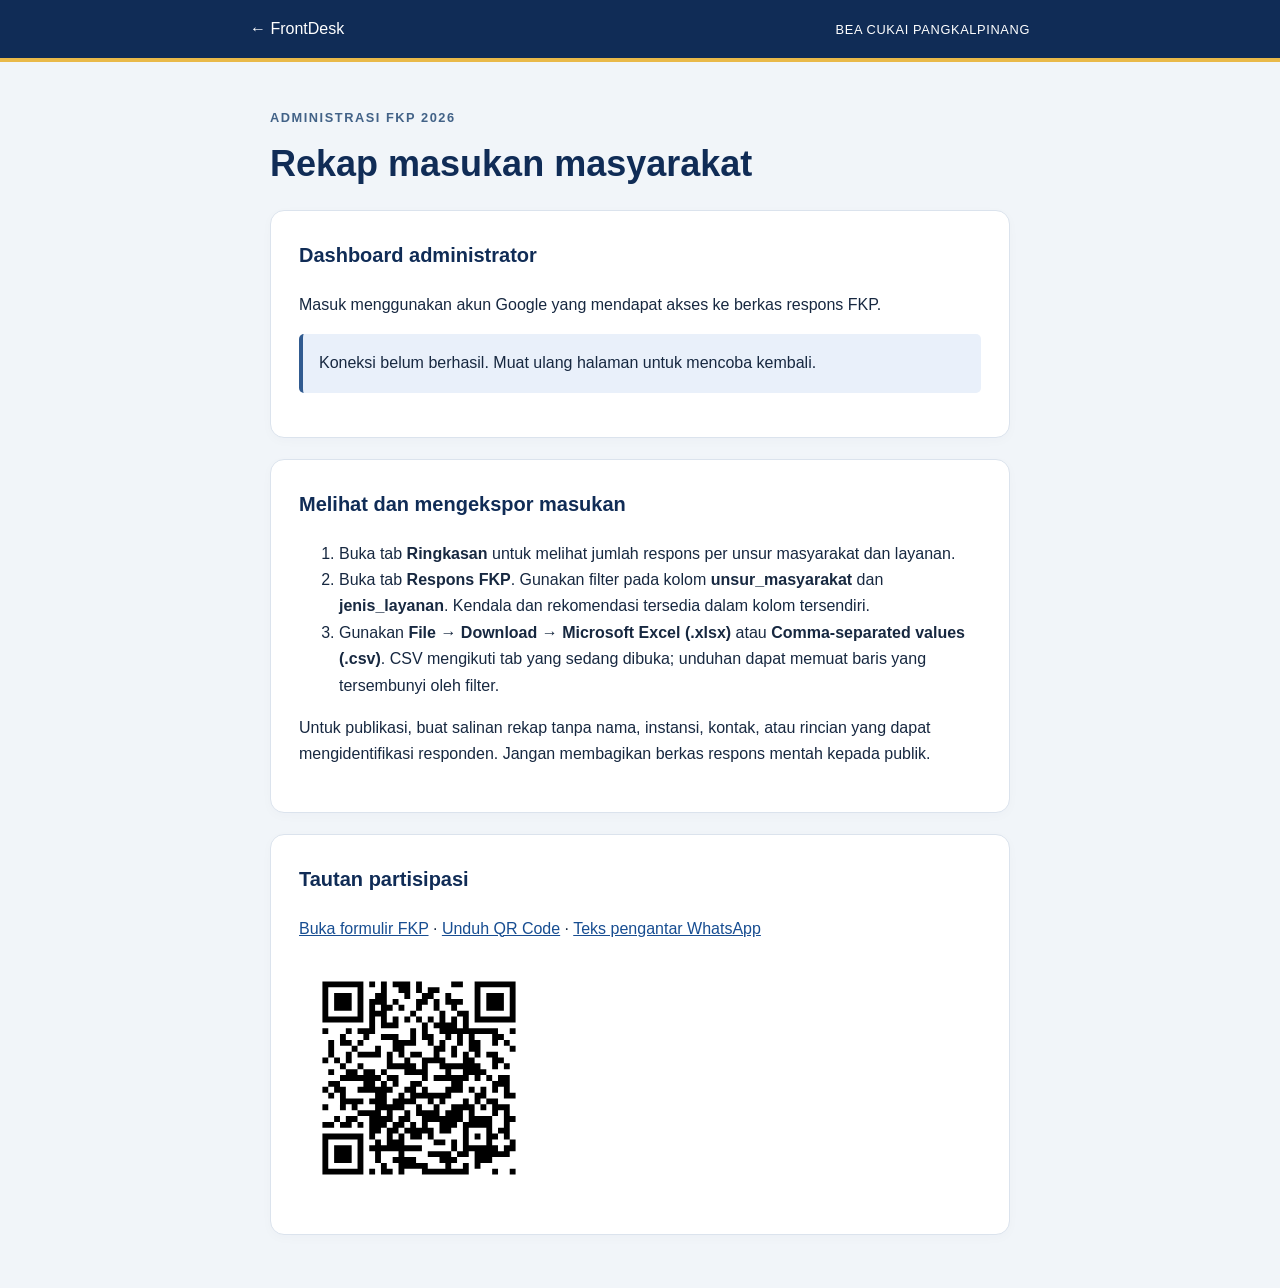
<file: fkp/admin.html>
<!doctype html>
<html lang="id"><head><meta charset="utf-8"><meta name="viewport" content="width=device-width,initial-scale=1"><meta name="robots" content="noindex"><title>Administrasi FKP 2026</title><link rel="stylesheet" href="style.css"></head>
<body><header><a href="../">← FrontDesk</a><span>BEA CUKAI PANGKALPINANG</span></header><main>
<p class="eyebrow">ADMINISTRASI FKP 2026</p><h1>Rekap masukan masyarakat</h1>
<section class="card"><h2>Dashboard administrator</h2><p>Masuk menggunakan akun Google yang mendapat akses ke berkas respons FKP.</p><p id="admin-status" class="notice" role="status">Memeriksa ketersediaan dashboard…</p><a id="open-admin" hidden rel="noopener noreferrer" target="_blank">Buka dashboard FKP di Google Sheets →</a></section>
<section class="card"><h2>Melihat dan mengekspor masukan</h2><ol><li>Buka tab <strong>Ringkasan</strong> untuk melihat jumlah respons per unsur masyarakat dan layanan.</li><li>Buka tab <strong>Respons FKP</strong>. Gunakan filter pada kolom <strong>unsur_masyarakat</strong> dan <strong>jenis_layanan</strong>. Kendala dan rekomendasi tersedia dalam kolom tersendiri.</li><li>Gunakan <strong>File → Download → Microsoft Excel (.xlsx)</strong> atau <strong>Comma-separated values (.csv)</strong>. CSV mengikuti tab yang sedang dibuka; unduhan dapat memuat baris yang tersembunyi oleh filter.</li></ol><p>Untuk publikasi, buat salinan rekap tanpa nama, instansi, kontak, atau rincian yang dapat mengidentifikasi responden. Jangan membagikan berkas respons mentah kepada publik.</p></section>
<section class="card"><h2>Tautan partisipasi</h2><p><a href="./">Buka formulir FKP</a> · <a href="qr.svg" download="QR-FKP-Pangkalpinang-2026.svg">Unduh QR Code</a> · <a href="pesan-whatsapp.txt">Teks pengantar WhatsApp</a></p><img src="qr.svg" alt="QR Code formulir FKP Bea Cukai Pangkalpinang 2026" width="240" height="240" style="max-width:100%;height:auto"></section>
</main><script>
const statusNode = document.getElementById('admin-status');
const script = document.createElement('script');
const timeout = setTimeout(() => { statusNode.textContent = 'Dashboard belum dapat dihubungi. Muat ulang halaman untuk mencoba kembali.'; script.remove(); }, 20000);
window.fkpAdminStatus = result => {
  clearTimeout(timeout); script.remove();
  if (!result.success || result.module !== 'fkp-2026' || !/^https:\/\/docs\.google\.com\/spreadsheets\/d\/[A-Za-z0-9_-]+\/edit$/.test(result.admin_url || '')) { statusNode.textContent = 'Dashboard FKP belum diaktifkan oleh pengelola.'; return; }
  const link = document.getElementById('open-admin'); link.href = result.admin_url; link.hidden = false;
  statusNode.textContent = 'Akses data diperiksa oleh Google. Hanya akun yang diizinkan dapat membuka respons.';
};
script.onerror = () => { clearTimeout(timeout); script.remove(); statusNode.textContent = 'Koneksi belum berhasil. Muat ulang halaman untuk mencoba kembali.'; };
script.src = 'https://script.google.com/macros/s/AKfycbx4jwleT70GEw0VWCRCW2QkPw-bRH4qkkwwjcbjWpsfqLBs8Shbw1tm62rip3M25fOK/exec?action=fkpStatus&callback=fkpAdminStatus';
document.head.appendChild(script);
</script></body></html>
</file>
<file: fkp/style.css>
*{box-sizing:border-box} :root{font-family:Inter,Arial,sans-serif;color:#172840;background:#f1f5f9;font-size:16px;line-height:1.65}body{margin:0}header{background:#102c56;border-bottom:4px solid #e9b949;color:white;padding:1rem max(1.25rem,calc((100vw - 780px)/2));display:flex;justify-content:space-between;gap:1rem;align-items:center}header a{color:white;text-decoration:none;white-space:nowrap}header span{font-size:.8rem;letter-spacing:.05em;text-align:right}main{max-width:780px;margin:auto;padding:2rem 1.25rem}a{color:#174d91;overflow-wrap:anywhere}.eyebrow{font-size:.8rem;font-weight:700;letter-spacing:.12em;color:#426287}h1{font-size:clamp(1.65rem,4.8vw,2.25rem);line-height:1.25;margin:.75rem 0 1.5rem;color:#102c56}h2{font-size:1.25rem;margin:0 0 1.25rem;color:#102c56}.intro p{margin:.8rem 0}.card{background:white;border:1px solid #dbe3ed;border-radius:14px;padding:1.75rem;margin:1.3rem 0;box-shadow:0 3px 12px #102c5606}fieldset{border:0;margin:0;padding:0;min-width:0}.question{margin:1.5rem 0}.question:first-of-type{margin-top:0}legend,label{font-weight:600}label:not(.choice){display:block;margin-top:1.3rem}input:not([type=checkbox]):not([type=radio]),select,textarea{font:inherit;display:block;width:100%;border:1px solid #96a6b9;border-radius:7px;padding:.7rem .8rem;background:white;color:#172840;margin-top:.4rem}textarea{resize:vertical;min-height:110px}input:focus,select:focus,textarea:focus,button:focus-visible,a:focus-visible{outline:3px solid #dba729;outline-offset:3px}.choice{display:flex;gap:.7rem;align-items:flex-start;font-weight:400;padding:.6rem .7rem;border:1px solid #dce3eb;border-radius:7px;margin:.5rem 0;cursor:pointer}.choice input{flex-shrink:0;width:1.15rem;height:1.15rem;margin:.22rem 0;accent-color:#174d91}.hint,.optional,.required-note{font-size:.9rem;color:#52637a;font-weight:400}.hint{margin:.25rem 0 .5rem}.privacy,.notice{padding:1rem;background:#e9f0fa;border-left:4px solid #315b90;border-radius:5px}.privacy{margin-top:1.5rem}.consent{padding:1rem}.notice.error{background:#fff1ef;border-color:#ab3226;color:#7b221b}button{font:inherit;font-weight:700;border:0;border-radius:8px;background:#163e73;color:white;padding:.8rem 1.5rem;cursor:pointer;min-height:48px}button:disabled{opacity:.55;cursor:wait}#submit{width:100%;margin-top:1.2rem}#submit-status:empty{display:none}#submit-status{color:#94291f}footer{text-align:center;font-size:.85rem;color:#52637a;margin:2rem 0}.success{border-top:5px solid #247044}.sr-only,.trap{position:absolute;width:1px;height:1px;overflow:hidden;clip-path:inset(50%)}[hidden]{display:none!important}@media(max-width:500px){main{padding:1.2rem .85rem}.card{padding:1.2rem}.choice{padding:.7rem}header{padding:.8rem 1rem}header span{max-width:180px}}@media(prefers-reduced-motion:no-preference){button:hover{background:#20528f}}
</file>
